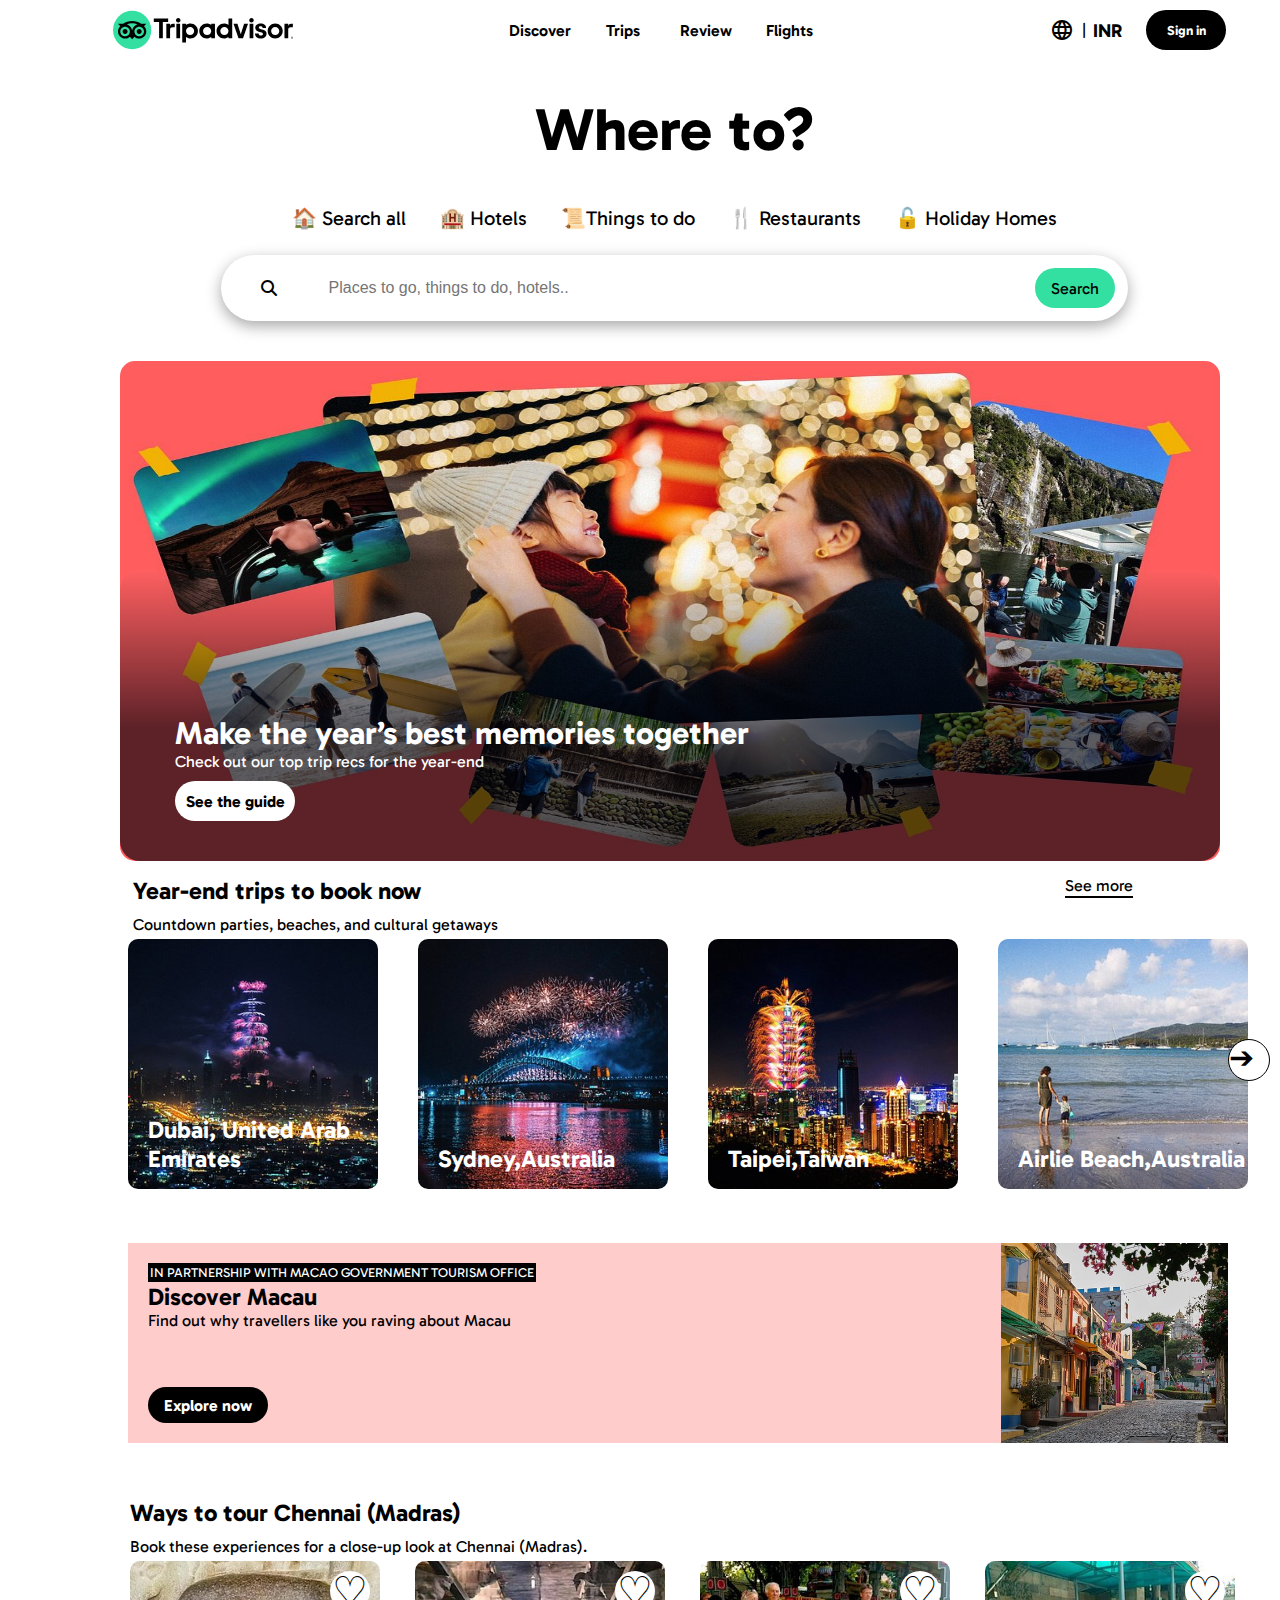
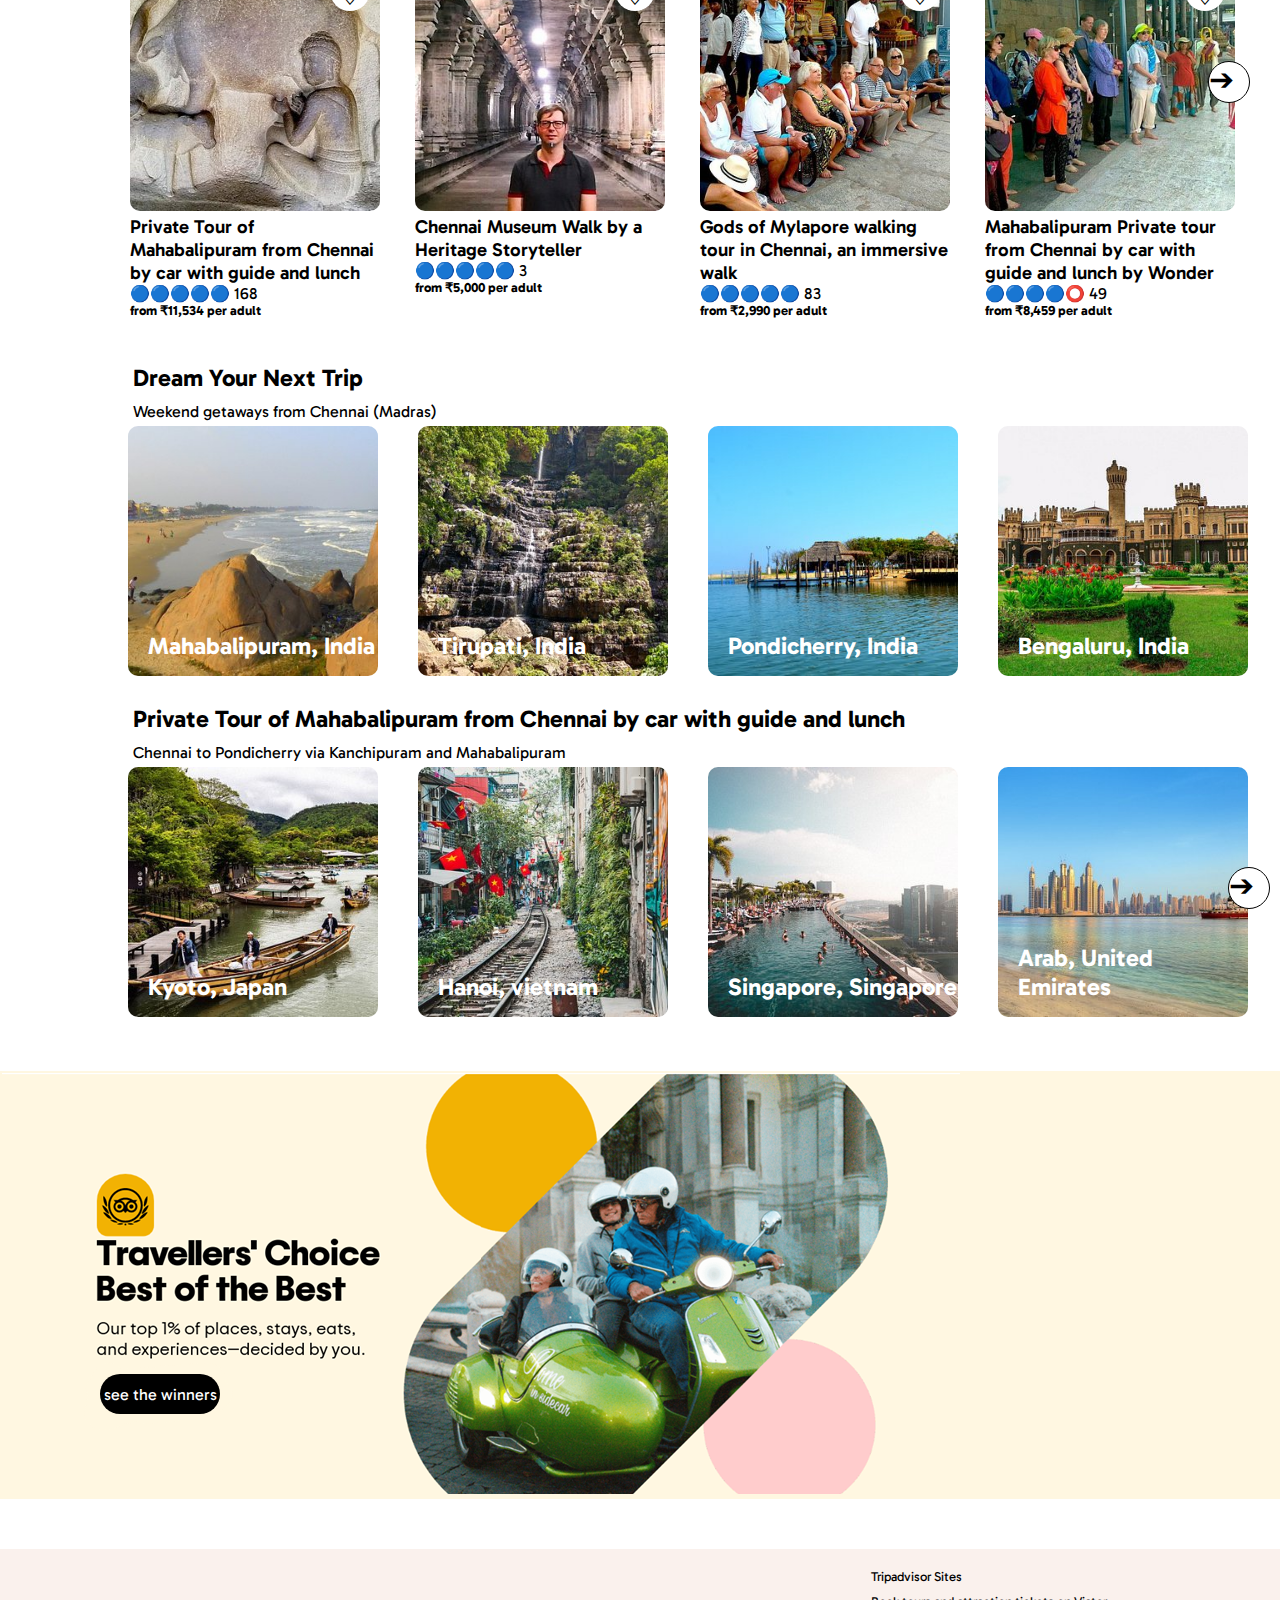
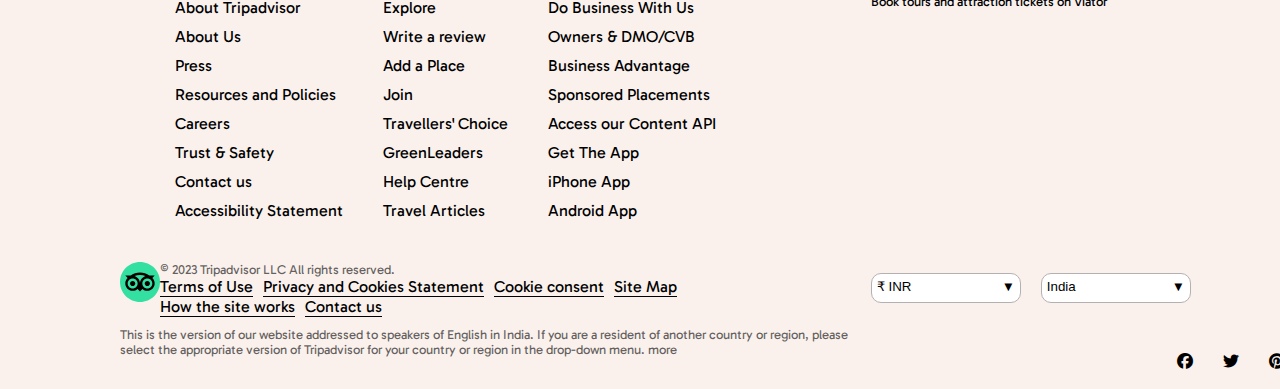
<file: index.html>
<!DOCTYPE html>
<html lang="en">

<head>
    <meta charset="UTF-8">
    <meta name="viewport" content="width=device-width, user-scale=0;">
    <title>Tripadvisor-clone</title>
</head>
<!--font link-->

<link rel="preconnect" href="https://fonts.googleapis.com">
<link rel="preconnect" href="https://fonts.gstatic.com" crossorigin>
<link href="https://fonts.googleapis.com/css2?family=Gabarito&display=swap" rel="stylesheet">

<link rel="stylesheet" href="https://cdnjs.cloudflare.com/ajax/libs/font-awesome/6.4.2/css/all.min.css">
<!--stylesheet link-->
<link rel="stylesheet" href="style.css">

<body>

    <!--Navbar-->

    <div class="navbar">
        <div class="navbar__s1">
            <img src="images/logo.svg" alt="logo">
        </div>
        <div class="navbar__s2">
            <p>Discover</p>
            <p>Trips</p>
            <p>Review</p>
            <p>Flights</p>
        </div>
        <div class="navbar__s3">
            <div class="navbar__s3--1">
                <link rel="stylesheet"
                    href="https://fonts.googleapis.com/css2?family=Material+Symbols+Outlined:opsz,wght,FILL,GRAD@24,400,0,0" />
                <span class="material-symbols-outlined">language</span>
                <p>|</p>
                <h3>INR</h3>
            </div>
            <h5>Sign in</h5>
        </div>
    </div>

    <!--Navbar mobile-->
    <div class="navbar-mob">
        <i class="fa-solid fa-bars fa-2xl" style="color: #000000;"></i>
        <img src="images/logo.svg" alt="logo">
    </div>
    

    <!--Search menu-->
    <div class="searchmenu">
        <div class="searchmenu__1">
            <h1>Where to?</h1>
        </div>
        <div class="searchmenu__2">
            <p>🏠 Search all</p>
            <p>🏨 Hotels</p>
            <p>📜Things to do</p>
            <p>🍴 Restaurants</p>
            <p>🔓 Holiday Homes</p>
        </div>
        <div class="searchmenu__3">
            <div class="magnifying-glass">
            <i class="fa-solid fa-magnifying-glass" style="color: #000000;"></i>
            <input placeholder="Places to go, things to do, hotels..">
            </div>
            <p>Search</p>
        </div>
    </div>

    <!--image section-->
    <div class="image">
        <img src="images/big img.jpg">
        <div class="image__2">
            <h1>Make the year’s best memories together</h1>
            <p>Check out our top trip recs for the year-end</p>
        </div>
        <h5>See the guide</h5>
        <div class="gradient"></div>
    </div>

    

    <!--worldtrip-->

    <div class="worldtrip">
        <div class="worldtrip__1">
            <h2>Year-end trips to book now</h2>
            <p>See more</p>
        </div>

        <div class="worldtrip__2">
            <p>Countdown parties, beaches, and cultural getaways</p>
        </div>

        <div class="worldtrip__3">

            <div class="worldtrip__3--1">
                <img src="images/dubai.jpg">
                <h2>Dubai, United Arab Emirates</h2>
            </div>

            <div class="worldtrip__3--1">
                <img src="images/sydney.jpg">
                <h2>Sydney,Australia</h2>
            </div>

            <div class="worldtrip__3--1">
                <img src="images/taiwan.jpg">
                <h2>Taipei,Taiwan</h2>
            </div>

            <div class="worldtrip__3--1">
                <img src="images/aus.jpg">
                <h2>Airlie Beach,Australia</h2>
            </div>

            <div class="swipe">
                <p>➔</p>
            </div>
        </div>
    </div>

    <!--banner-->

    <div class="banner">
        <div class="banner__1">
            <p id="banner__1--1">IN PARTNERSHIP WITH MACAO GOVERNMENT TOURISM OFFICE</p>
            <h2>Discover Macau</h2>
            <p>Find out why travellers like you raving about Macau</p>
            <br>
            <br>
            <br>
            <h5>Explore now</h5>
        </div>
        <img src="images/banner 1.jpg" alt="banner">
    </div>

    <!--chennai trip section-->

    <div class="chennaitrip">
        <div class="chennaitrip__1">
            <h2>Ways to tour Chennai (Madras)</h2>
        </div>

        <div class="chennaitrip__2">
            <p>Book these experiences for a close-up look at Chennai (Madras).</p>
        </div>

        <div class="chennaitrip__3">

            <div class="chennaitrip__3--1">
                <div class="heart">
                <img src="./images/caption.jpg">
                <p>♡</p>
                <h2>❤️</h2>
                </div>
                <h3 class="h3">Private Tour of Mahabalipuram from Chennai by car with guide and lunch</h3>
                 <p>🔵🔵🔵🔵🔵 168</p>
                 <h5>from ₹11,534 per adult</h5>
                 
            </div>

            <div class="chennaitrip__3--1">
                <div class="heart">
                <img src="./images/caption1.jpg">
                <p>♡</p>
                <h2>❤️</h2>
                </div>
                <h3>Chennai Museum Walk by a Heritage Storyteller</h3>
                <p>🔵🔵🔵🔵🔵 3</p>
                <h5>from ₹5,000 per adult</h5>
            </div>

            <div class="chennaitrip__3--1">
                <div class="heart">
                    <img src="./images/caption (3).jpg">
                    <p>♡</p>
                    <h2>❤️</h2>
                    </div>
                <h3>Gods of Mylapore walking tour in Chennai, an immersive walk</h3>
                <p>🔵🔵🔵🔵🔵 83</p>
                <h5>from ₹2,990 per adult</h5>
            </div>

            <div class="chennaitrip__3--1">
                <div class="heart">
                    <img src="./images/caption4.jpg">
                    <p>♡</p>
                    <h2>❤️</h2>
                    </div>
                <h3>Mahabalipuram Private tour from Chennai by car with guide and lunch by Wonder</h3>
                <p>🔵🔵🔵🔵⭕ 49</p>
                <h5>from ₹8,459 per adult</h5>
            </div>

            <div class="swipe-2">
                <p>➔</p>                                                     
            </div>

        </div>
    </div>

    <!--trip section-->

    <div class="worldtrip">
        <div class="worldtrip__1">
            <h2>Dream Your Next Trip</h2>
        </div>

        <div class="worldtrip__2">
            <p>Weekend getaways from Chennai (Madras)</p>
        </div>

        <div class="worldtrip__3">

            <div class="worldtrip__3--1">
                <img src="images/mahabalipuram.jpg">
                <h2>Mahabalipuram, India</h2>
            </div>

            <div class="worldtrip__3--1">
                <img src="images/tirupati.jpg">
                <h2>Tirupati, India</h2>
            </div>

            <div class="worldtrip__3--1">
                <img src="images/pondi.jpg">
                <h2>Pondicherry, India</h2>
            </div>

            <div class="worldtrip__3--1">
                <img src="images/bengaluru.jpg">
                <h2>Bengaluru, India</h2>
            </div>
        </div>
    </div>
    <br>
    <div class="worldtrip">
        <div class="worldtrip__1">
            <h2>Private Tour of Mahabalipuram from Chennai by car with guide and lunch</h2>
        </div>

        <div class="worldtrip__2">
            <p>Chennai to Pondicherry via Kanchipuram and Mahabalipuram</p>
        </div>

        <div class="worldtrip__3">

            <div class="worldtrip__3--1">
                <img src="images/japan.jpg">
                <h2>Kyoto, Japan</h2>
            </div>

            <div class="worldtrip__3--1">
                <img src="images/vietnam.jpg">
                <h2>Hanoi, vietnam</h2>
            </div>

            <div class="worldtrip__3--1">
                <img src="images/singapore.jpg">
                <h2>Singapore, Singapore</h2>
            </div>

            <div class="worldtrip__3--1">
                <img src="images/dubai (2).jpg">
                <h2>Arab, United Emirates</h2>
            </div>

            <div class="swipe">
                <p>➔</p>
            </div>
        </div>
    </div>
     <!--img-->
     <div class="img">
        <img src="images/image.jpg" alt="">
        <p>see the winners</p>
     </div>

    <!--contact section-->
    <div class="contact">
        <div class="contact__1">
            <div class="contact__1--1">
                <div class="contact__1--1-1">
                    <p>About Tripadvisor</p>
                    <p>About Us</p>
                    <p>Press</p>
                    <p>Resources and Policies</p>
                    <p>Careers</p>
                    <p>Trust & Safety</p>
                    <p>Contact us</p>
                    <p>Accessibility Statement</p>
                </div>
                <div class="contact__1--1-1">
                    <p>Explore</p>
                    <p>Write a review</p>
                    <p>Add a Place</p>
                    <p>Join</p>
                    <p>Travellers' Choice</p>
                    <p>GreenLeaders</p>
                    <p>Help Centre</p>
                    <p>Travel Articles</p>
                </div>
                <div class="contact__1--1-1">
                    <p>Do Business With Us</p>
                    <p>Owners & DMO/CVB</p>
                    <p>Business Advantage</p>
                    <p>Sponsored Placements</p>
                    <p>Access our Content API</p>
                    <p>Get The App</p>
                    <p>iPhone App</p>
                    <p>Android App</p>
                </div>
            </div>
            <div class="contact__1--2">
                <div class="contact__1--2-1">
                    <div class="logo">
                        <img src="images/small logo.svg">
                    </div>
                    <div class="links">
                        <div class="links--1">
                            © 2023 Tripadvisor LLC All rights reserved.
                        </div>
                        <div class="links--2">
                            <p>Terms of Use</p>
                            <p>Privacy and Cookies Statement</p>
                            <p>Cookie consent</p>
                            <p>Site Map</p>
                        </div>
                        <div class="links--2">
                            <p>How the site works</p>
                            <p>Contact us</p>
                        </div>
                    </div>
                </div>
                <div class="contact__1--2-2">
                    <p>This is the version of our website addressed to speakers of English in
                    India. If you are a resident of another country or region, please select the appropriate version of
                    Tripadvisor for your country or region in the drop-down menu. more</p>
                </div>
            </div>
        </div>
        <div class="contact__2">
            <div class="contact__2--1">
                <p>Tripadvisor Sites</p>
                <p>Book tours and attraction tickets on Viator</p>
            </div>
            <div class="contact__2--2">
                <div class=hidden>
                    <p></P>
                    <p>+ About Tripadvisor</p>
                    <p>+ Explore</p>
                    <p>+ Do Business With Us</p>
                    <p>+ Get The App</p>
                    <p>+ Tripadvisor site</p>
                </div>
            <div class="filler">
                <button class="filler-1">
                <p>₹ INR </p>
                <p1> ▼</p1>
                <p2> ▲</p2>
                </button>
                <button class="filler-1">
                    <p>India </p>
                    <p1> ▼</p1>
                    <p2> ▲</p2>
                </button>
                <div class="filler-1-sub">
                    <p>United States</p>
                    <p>Canada(English)</p>
                    <p>Brazil</p>
                    <p>France</p>
                    <p>Ireland</p>
                    <p>Australi</p>
                </div>
            </div>
                <div class="social-media">
                    <i class="fa-brands fa-facebook" style="color: #000000;"></i>
                    <i class="fa-brands fa-twitter" style="color: #000000;"></i>
                    <i class="fa-brands fa-pinterest" style="color: #000000;"></i>
                    <i class="fa-brands fa-instagram" style="color: #000000;"></i>
                </div>
                <div class="hidden_2">
                    <div class="logo-1">
                            <img src="images/small logo.svg">
                        </div>
                        <div class="links-1">
                            <div class="links--1-1">
                                © 2023 Tripadvisor LLC All rights reserved.
                            </div>
                            <ul class="links--2-1">
                                <p>Terms of Use</p>
                                <p>Privacy and Cookies Statement</p>
                                <p>Cookie consent <p>
                                <p>Site Map</p>
                                <p>How the site works</p>
                                <p> Contact us</p>

                            </ul>
                            
                    </div>
            </div>
            <div class="last">
                <p>This is the version of our website addressed to speakers of English in
                India. If you are a resident of another country or region, please select the appropriate version of
                Tripadvisor for your country or region in the drop-down menu. more</p>
            </div>
        </div>
    </div>



</body>

</html>
</file>
<file: style.css>
*{
    margin: 0;
    padding: 0;
    
}
body{
    font-family: 'trip-sans-regular','Gabarito', sans-serif; }

/*Navbar*/

.navbar__s1{
    cursor: pointer;
    width: 180px;
    height: 40px;
}
.navbar__s1 img{
    width: 100%;
    height: 100%;
}
.navbar__s2{
    font-weight:599;
    width: 25%;
    height: 40px;
    display: flex;
    flex-direction: row;
    justify-content: space-around;
    align-items: center;
}
.navbar__s2 p{
    background-color: white;
    border-radius: 20px;
    display: flex;
    flex-direction: row;
    justify-content: space-around;
    align-items: center;
    width: 25%;
    height: 40px;
    cursor: pointer;
}
.navbar__s2 p:hover{
    background-color: rgb(243, 241, 241);
}

.navbar__s3{
    width: 200px;
    display: flex; 
    justify-content: space-around;
    align-items: center;
}
.navbar__s3 h5:hover{
opacity: 0.7;
}
.navbar__s3--1:hover{
background-color: rgb(243, 241, 241);
}

.navbar__s3--1{
    background-color: white;
    cursor: pointer;
    display: flex;
    width: 80Px;
    height: 40px;
    border-radius: 20px;
    justify-content: space-around;
    align-items: center;
}
.navbar{
    width: 1329px;
    background-color: white;
    padding: 10px;
    display: flex;
    flex-direction: row;
    justify-content: space-around;
    position: sticky;
    top: 0px;
    z-index:5;
}
.navbar__s3 h5{
    cursor: pointer;
    width: 80Px;
    height: 40px;
    border-radius: 20px;
    color: white;
    background-color: black;
    display: flex;
    justify-content:center;
    align-items: center;
}
/*Navbar mobile*/
.navbar-mob{
    background-color: white;
    display: flex;
    width: 1100px;
    height: 300px;
    justify-content: left;
    align-items: center;
    overflow:hidden;
    
}
.navbar-mob img{
    height: 40%;
    width: 40%;
    background-color: white;
}

.navbar-mob i{
    font-size: 75px;
    width: 250px;
    padding-left:110px;
}

@media screen and (max-width:500px){ 
.navbar{ display: none;}

} 
@media screen and (min-width:500px){ 
    .navbar-mob{ display: none;}
    } 

/*Search menu*/

.searchmenu{
width: 1309px;
padding: 20px;
display: flex;
flex-direction: column;
justify-content: center;
align-items: center;
}
.searchmenu__1{
    font-size: 30px;
    width: 500px;
    height: 100px;
    display: flex;
    justify-content: center;
    align-items: center;
}
.searchmenu__1 h1{
    display: flex;
}
.searchmenu__2{
    font-size: 20px;
    width: 800px;
    height: 75px;
    display: flex;
    justify-content: space-around;
    align-items: center;
    
}
.searchmenu__2 p{
    border: white 2px solid;
}
.searchmenu__2 p:hover{
    cursor: pointer;
    border-bottom: 2px solid black;
}
.searchmenu__3{
    padding: 1%;
    border-radius: 40px;
    
    display: flex;
    justify-content: space-around;
    align-items: center;
    box-shadow: rgba(0, 0, 0, 0.35) 0px 5px 15px;
}
.magnifying-glass{
    width: 800px;
    height: 30px;
    display: flex;
    justify-content: space-around;
    align-items: center;
}
.searchmenu__3 input{
    width: 85%;
    font-size: 16px;
    border:none;
}

.searchmenu__3 input:focus{
    outline: none;
}

.searchmenu__3 p{
    font-size: medium;
    cursor: pointer;
    width: 80Px;
    height: 40px;
    border-radius: 20px;
    color: black;
    background-color: #34E0A1;
    display: flex;
    justify-content: center;
    align-items: center;
}
.searchmenu__3 p:hover{
    background-color: #34e0a193;
}

/*search menu mobile*/

@media screen and (max-width:500px){ 
    .searchmenu__1{ display: none;}
    .searchmenu{
        width:1000px;
        height:650px;
        justify-content:flex-start;
        align-items:flex-start;
        overflow:hidden;
        margin-left:60px;
        
    }
    .searchmenu__2{
        font-size: 50px;
        width:200%;
        overflow:hidden;
        height:150px;
        gap:25px;
        color:black;
    }
    .searchmenu__3{
        flex-direction:column;
        width:900px;
        height:400px;
        position:relative;
        left:10px;
    }
    .searchmenu__3 p{
        width: 90%;
        height:30%;
        border-radius:50px;
        font-size:50px;
    }
    .magnifying-glass{
        width:90%;
        height: 30%;
        font-size: 45px;
        border-bottom: solid 2px black;
    }
    .magnifying-glass input{
        width:90%;
        height: 40%;
        font-size: 45px;
    }
    } 
    

/*image section*/

.image{
    width: 1100px;
    height: 490px;
    padding-top: 20px;
    padding-bottom: 20px;
    position: relative;
    left: 120px;
}
.image img{
    width: 100%;
    height: 500px;
    border-radius: 15px;
}
.image__2{
   display: flex;
   flex-direction: column;
    width: 90%;
    color: white;
    position: absolute;
    bottom: 100px;
    left: 5%;
    z-index: 3;
  
}
.image h5{
    
    font-size: medium;
    cursor: pointer;
    width: 120Px;
    height: 40px;
    border-radius: 20px;
    color: black;
    background-color: white;
    display: flex;
    justify-content: center;
    align-items: center;
    position: absolute;
    bottom: 50px;
    left: 5%;
    z-index: 3;
   
}
.image h5:hover{
    background-color: rgba(255, 255, 255, 0.884);
}

.gradient
{
    width: 100%;
    height: 55%;
    background: rgba(255, 255, 255, 0.267);
background: linear-gradient(180deg, rgba(255, 255, 255, 0.014) 0%, rgba(0, 0, 9, 0.637) 54%);
position: absolute;
bottom: 10px;
border-radius: 20px;
}

/*image section mobile*/

@media screen and (max-width:500px)
{ 
    .image {
        width: 1100px;
        height: 1300px;
        position: relative;
        left: 0;

    }
    .image img{
        width: 100%;
        height: 100%;
        border-radius:40px;
    }
    .image__2{
        width:90%;
        bottom: 300px;
    }
    .image__2 h1{
        font-size:120px;
    }
    .image__2 p{
        font-size:50px;
    } 
    .image h5{
        font-size: 50px;
        width: 400Px;
        height: 125px; 
        border-radius: 60px;
        bottom: 100px;
    }
    .gradient{
        bottom: 20px;
    }
}

/*world trip*/

.worldtrip{
    padding-left: 10%;
    padding-right: 10%;
    width: 1000px;
    display: flex;
    flex-direction: column;
    justify-content: space-around;
    
}
.worldtrip__1{
    padding: 5px;
    width: 100%;
    display: flex;
    flex-direction: row;
    justify-content: space-between;
}
.worldtrip__1 p{
border-bottom: black 2px solid;
height:20px;
}
.worldtrip__2{
    padding: 5px;
    width: 100%;
}

.worldtrip__3{
    display: flex;
    flex-direction: row;
    gap: 40px;
    justify-content:space-between;
    width: 70%;
    position: relative;
}
.worldtrip__3--1{
    width: 100%;
    position: relative;
}
.worldtrip__3--1 img{   
width: 250px;
height: 250px;
border-radius: 10px;
cursor: pointer;
}
.worldtrip__3--1 img:hover{border: ;
opacity: 0.9;
}

.worldtrip__3--1 h2{
    color: white;
    position: absolute;
    bottom: 20px;
    left: 20px;
}
.swipe{
    width: 40px;
    height: 40px;
    border-radius: 50%;
    font-size: 30px;
    font-weight: small;
    border: solid black 1px;
    position: absolute;
    left: 1100px;
    top: 100px;
    background-color: white;
    text-align: center;
}
.swipe:hover, .swipe:active{
    background-color: black;
    color: white;
}
/*world trip mobile*/

@media screen and (max-width:500px)
{
   .worldtrip{
    width:1000px;
    height:1150px;
    margin-bottom:50px;
    overflow:hidden;
   }
   .worldtrip__1{
    font-size:50px;
    padding-left:30px;
    justify-content: space-between;
   }
   .worldtrip__1 p{
    display:none;
   }
   .worldtrip__2 p{
    height:50px;
    width: 100%;
    padding-left:30px;
    }
    
   .worldtrip__2{
    font-size:50px;
    
   }
   .worldtrip__3{
    height:800px;
    gap:80px;
    padding-left:30px;
   }
   .worldtrip__3--1, .worldtrip__3--1 img{
    width:800px;
    height:800px;
   }
   .worldtrip__3--1 h2{
    width:600px;
    font-size:80px;
    bottom: 40px;
    left: 40px;
    text-align: left;
    
    }
    .swipe{
        display:none;
    }
}

/*banner*/

.banner{
    width: 1100px;
    cursor: pointer;
    margin: 10%;
    margin-top: 50px;
    margin-bottom: 50px;
    background-color:#FFCCCC ;
    display: flex;
    justify-content:space-between;
    height: 200px;
}
.banner__1{
    padding: 20px;
    display: flex;
    flex-direction: column;
    
}
#banner__1--1{
    border: solid 2px black;
    font-size: small;
    background-color: black;
    color: white;
}
.banner__1 h5{
    font-size: medium;
    cursor: pointer;
    width: 120Px;
    height: 40px;
    border-radius: 20px;
    color: white;
    background-color: black;
    display: flex;
    justify-content: center;
    align-items: center;

}
.banner__1 h5:hover{
    background-color: rgb(36, 36, 36);
}

/*banner mobile*/

@media screen and (max-width:500px)
{
 .banner{
    margin:50px;
    width: 1000px;
    height:350px;
    overflow:hidden;
    margin-left:80px;
    }
    .banner__1 h5{
        font-size:25px;
        width: 175Px;
        height: 50px; 
        border-radius: 40px;
    }
    .banner__1 h2{
        font-size: 40px;
        padding-top:20px;
    }
    .banner__1 p{
       
        font-size: 30px;
    }

    #banner__1--1{
        font-size: large;
        
    }
 }  


/*chennai trip section*/

.chennaitrip{
padding: 125px;
padding-top: 0px;
padding-bottom: 40px;
width: 1000px ;
display: flex;
flex-direction: column;
justify-content: center;
align-items: center;
flex-wrap: wrap;
}
.chennaitrip__1{
padding: 5px;
width: 100%;
display: flex;
flex-direction: row;
justify-content: space-between;

}

.chennaitrip__2{
padding: 5px;
width: 100%;
}

.chennaitrip__3{
display: flex;
flex-direction: row;
gap:35px;
justify-content:flex-start;
position: relative;
width:100%;
}
.chennaitrip__3--1{
width:100%/4;
position: relative;
}
.chennaitrip__3--1 img{   
width: 250px;
height: 250px;
border-radius: 10px;
cursor: pointer;

}
.chennaitrip__3--1 img:hover{
opacity: 0.9;
}
.heart{
    position: relative;
}
.heart p{
    cursor: pointer;
    display: flex;
    font-size: 40px;
    justify-content: center;
    align-items: center;
    background-color: white;
    width: 40px;
    height: 40px;
    border-radius: 50%;
    position: absolute;
    top: 10px;
    right: 10px;
}
.heart h2{
    display: flex;
    font-size: 30px;
    justify-content: center;
    align-items: center;
    background-color: white;
    width: 40px;
    height: 40px;
    border-radius: 50%;
    position: absolute;
    top: 10px;
    right: 10px;
    display: none;
}
.heart p:active+ h2{
    display: flex;
    
}

.chennaitrip__3--1 h3, .h3{
font-weight:599;
width:250px;
}

.swipe-2{
    width: 40px;
    height: 40px;
    border-radius: 50%;
    font-size: 30px;
    text-align:center;
    font-weight: small;
    border: solid black 1px;
    position: absolute;
    right: -120px;
    top: 100px;
    background-color: white;
   
}
.swipe-2:hover, .swipe-2:active{
    background-color: black;
    color: white;
}

/*chennai trip mobile*/

@media screen and (max-width:500px)
{
    .chennaitrip{
        width:950px;
        padding: 80px;
        padding-top: 0px;
        padding-bottom: 40px;
        height:1300px;
        display: flex;
        overflow:hidden;
    }
    .chennaitrip__1 h2{
       font-size:70px;
       position:relative;
       left:-250px;
    }
    .chennaitrip__2 p{
        font-size: 40px;
        position:relative;
       left:-250px;
    }
    .chennaitrip__3{
        width:1500px;
        gap:80px;
    }
    .chennaitrip__3--1 img{   
        width: 800px;
        height: 800px;
        border-radius: 10px;}

    .chennaitrip__3--1 h3{
        font-weight:600;
        width:700px;
        font-size:40px;
     }

    .chennaitrip__3--1 h5,.chennaitrip__3--1 p{
        padding-top:10px;
        width:700px;
        font-size:35px;
     }

     .heart p{
        width:110px;
        height:110px;
        top:30px;
        right:30px;
        font-size: 100px;
     }
     .heart h2{
        width:110px;
        height:110px;
        top:30px;
        right:30px;
        font-size: 80px;

     }
     .swipe-2{
        display:none;
       
     }
}

/*img*/
.img{
    width: 1349px;
    margin-top: 50px;
    margin-bottom: 50px;
    background-color:#FFF7E1 ;
    position: relative;
}
.img p{
    font-size: medium;
    cursor: pointer;
    width: 120Px;
    height: 40px;
    border-radius: 20px;
    color: white;
    background-color: black;
    display: flex;
    justify-content: center;
    align-items: center;
    position: absolute;
    bottom: 85px;
    left: 100px;
}
.img p:hover{
    background-color:rgb(70, 70, 70);
}
/*img mob*/
@media screen and (max-width:500px){

    .img{
        width:1100px;
        height:1200px;
        overflow:hidden;
    }
    .img img{
        width:100%;
        height:100%;
        object-fit: cover;
        object-position:5%;
    }
    .img p{
    width:300px;
    height:100px;
    border-radius:50px;
    font-size: 40px;
    bottom:200px;
    left:200px;
    }
}

/*contact section*/

.contact{
    width: 1309px;
    display: flex;
    padding: 20px;
    background-color:#FAF1ED ;
    height: 400px;
}
.contact__1{
    width: 65%;
    display: flex;
    flex-direction: column;
}
.contact__1--1{
    display: flex;
    height:70%;
    gap: 40px;
    justify-content: center;
    align-items: center;
}
.contact__1--1-1{
    display: flex;
    flex-direction: column;
    gap: 10px;
}
.contact__1--1-1 p:hover{
    text-decoration: underline;
    cursor: pointer;
    color: rgb(99, 99, 99);
}
.contact__1--1-3{}

.contact__1--2{
    display: flex;
    flex-direction: column;
    height: 30%;
    justify-content:center;
    align-items:start;
    gap: 10px;
    padding-left: 100px;
} 
.contact__1--2-1{
    display: flex;
    
}
.links--1{
    font-size: small;
    color: rgba(0, 0, 0, 0.616);
}
.links--2{
    display: flex;
    gap: 10px;
}
.links--2 p{
    border-bottom: solid black 1px;
}
.links--2 p:hover{
    cursor: pointer;
    color: rgba(0, 0, 0, 0.616);
}
.contact__1--2-2{
    font-size: small;
    color: rgba(0, 0, 0, 0.616);
}
.contact__2{
    width: 35%;
    display: flex;
    flex-direction: column;
    justify-content: space-between;
}
.contact__2--1{
    display: flex;
    flex-direction: column;
    gap: 10px;
    font-size: small;
}
.contact__2--2{
    display: flex;
    flex-direction: column;
    justify-content: space-around;
    gap: 50px;
}
.filler{
    display: flex;
    justify-content: flex-start;
    gap: 20px;
    cursor: pointer;
    position: relative;
}
.filler-1-sub{
    display: flex;
    flex-direction: column;
    background-color: white;
    position: absolute;
    top:-225px;
    width: 150px;
    height: 200px;
    gap: 10px;
    padding-left: 20px;
    padding-top: 20px;
    display: none;
}
.filler:active .filler-1-sub{
    display: flex;
}
.filler-1:hover{
    background-color: rgb(245, 245, 245)
}
.filler-1:focus p2 ,p{
    display: flex;
}
.filler-1:focus p1{
    display: none;
}
.filler-1 {display: flex;
    justify-content: space-between;
    border: rgb(179, 177, 177) solid 1px;
    padding: 5px;
    width: 150px;
    height: 30px;
    background-color: white;
    border-radius: 10px;
    position: relative;
   
}
.filler-1 p2{
    display: none;
}
.social-media{
    display: flex;
    justify-content: flex-end;
    gap: 30px;
}
.logo, .logo img{
    width: 40px;
    height: 40px;
}
.hidden{
    display:none;
}
.hidden_2{
    display:none;
}
.last{
    display:none;
}
/*contact section mob*/

@media screen and (max-width:500px){
    .contact{
        width:1110px;
        height:1600px;
        flex-direction:column;
        overflow:hidden;
        position:relative;
        left:-50px;
    }
    .contact__1--1,.contact__2--1,.contact__1--2 {
        display:none;
    }

.filler{
        flex-direction:column;
        width:1000px;
}
.filler-1{
    border-radius: 50px;
    width:90%;
    height:100px;
    font-size: 50px;
   padding: 30px;
   border: solid 2px grey;
}
.contact__2--2{
    width:1360px;
    justify-content:center;
    align-items:center;
}
.hidden{
    width:75%;
    display:flex;
    flex-direction:column;
    font-size:60px;
    gap:50px;
    font-weight: 100;
}
.social-media{
    height:100px;
}
.social-media i{
    height: 100px;
    width: 100px;
    font-size:75px;
}
.hidden_2{
    display:flex;
    width:75%;
    height:250px;
}
.logo-1, .logo-1 img{
    width:150px;
    height:150px;
}
.links-1{
    font-size:40px;
    width: 1000px;
}
.links--1-1, .last{
font-size:40px;
color:grey;
}
.links--2-1{
    display:flex;
    width:90%;
    flex-flow:row;
    flex-wrap:wrap;
    gap:10px;
}
.links--2-1 p{
    text-decoration:underline;
    
}
.last{
    display:flex;
width:75%;
}
}
</file>
